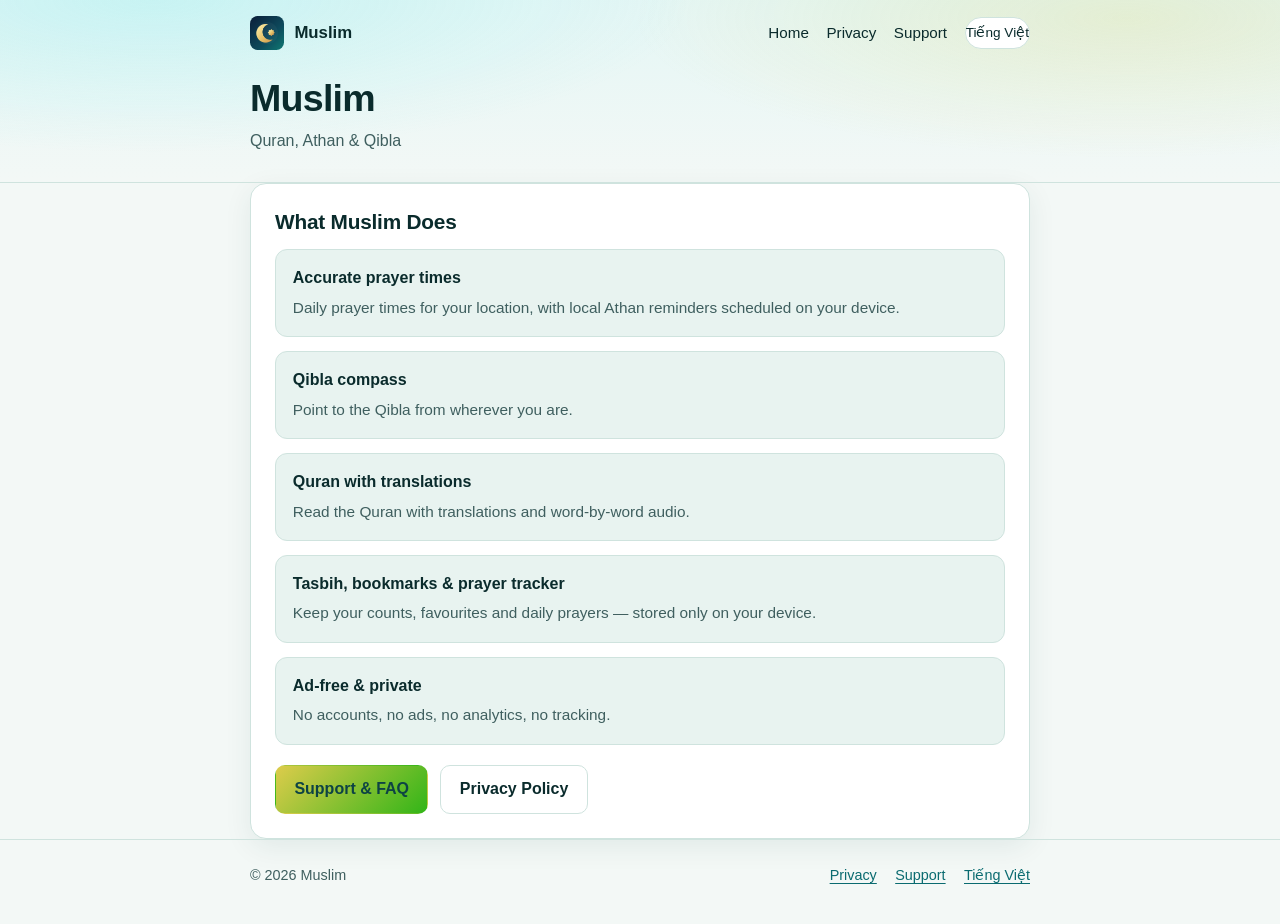
<file: index.html>
<!DOCTYPE html>
<html lang="en">
<head>
  <meta charset="utf-8">
  <meta name="viewport" content="width=device-width, initial-scale=1">
  <title>Muslim: Quran, Athan &amp; Qibla</title>
  <meta name="description" content="Muslim: Quran, Athan &amp; Qibla — an ad-free iOS app with prayer times, Qibla, Quran, tasbih and tracker. No accounts, no tracking.">
  <link rel="icon" type="image/png" href="assets/app-icon.png">
  <link rel="stylesheet" href="styles.css">
</head>
<body>
  <a class="skip-link" href="#main">Skip to content</a>

  <header class="site-header">
    <div class="container">
      <nav class="nav-bar" aria-label="Primary navigation">
        <a class="brand" href="./">
          <img class="brand-icon" src="assets/app-icon.png" alt="" width="34" height="34">
          <span>Muslim</span>
        </a>
        <div class="nav-links">
          <a href="./">Home</a>
          <a href="privacy/">Privacy</a>
          <a href="support/">Support</a>
          <a class="lang-pill" href="vi/support/" hreflang="vi" lang="vi">Tiếng Việt</a>
        </div>
      </nav>

      <div class="page-title">
        <h1>Muslim</h1>
        <p>Quran, Athan &amp; Qibla</p>
      </div>
    </div>
  </header>

  <main id="main" class="container">
    <section class="card" aria-labelledby="features-heading">
      <h2 id="features-heading">What Muslim Does</h2>
      <ul class="feature-list">
        <li>
          <strong>Accurate prayer times</strong>
          <span>Daily prayer times for your location, with local Athan reminders scheduled on your device.</span>
        </li>
        <li>
          <strong>Qibla compass</strong>
          <span>Point to the Qibla from wherever you are.</span>
        </li>
        <li>
          <strong>Quran with translations</strong>
          <span>Read the Quran with translations and word-by-word audio.</span>
        </li>
        <li>
          <strong>Tasbih, bookmarks &amp; prayer tracker</strong>
          <span>Keep your counts, favourites and daily prayers — stored only on your device.</span>
        </li>
        <li>
          <strong>Ad-free &amp; private</strong>
          <span>No accounts, no ads, no analytics, no tracking.</span>
        </li>
      </ul>

      <div class="actions">
        <a class="btn btn-primary" href="support/">Support &amp; FAQ</a>
        <a class="btn" href="privacy/">Privacy Policy</a>
      </div>
    </section>
  </main>

  <footer class="site-footer">
    <div class="container footer-inner">
      <span>&copy; 2026 Muslim</span>
      <div class="footer-links">
        <a href="privacy/">Privacy</a>
        <a href="support/">Support</a>
        <a href="vi/support/" lang="vi">Tiếng Việt</a>
      </div>
    </div>
  </footer>
</body>
</html>
</file>
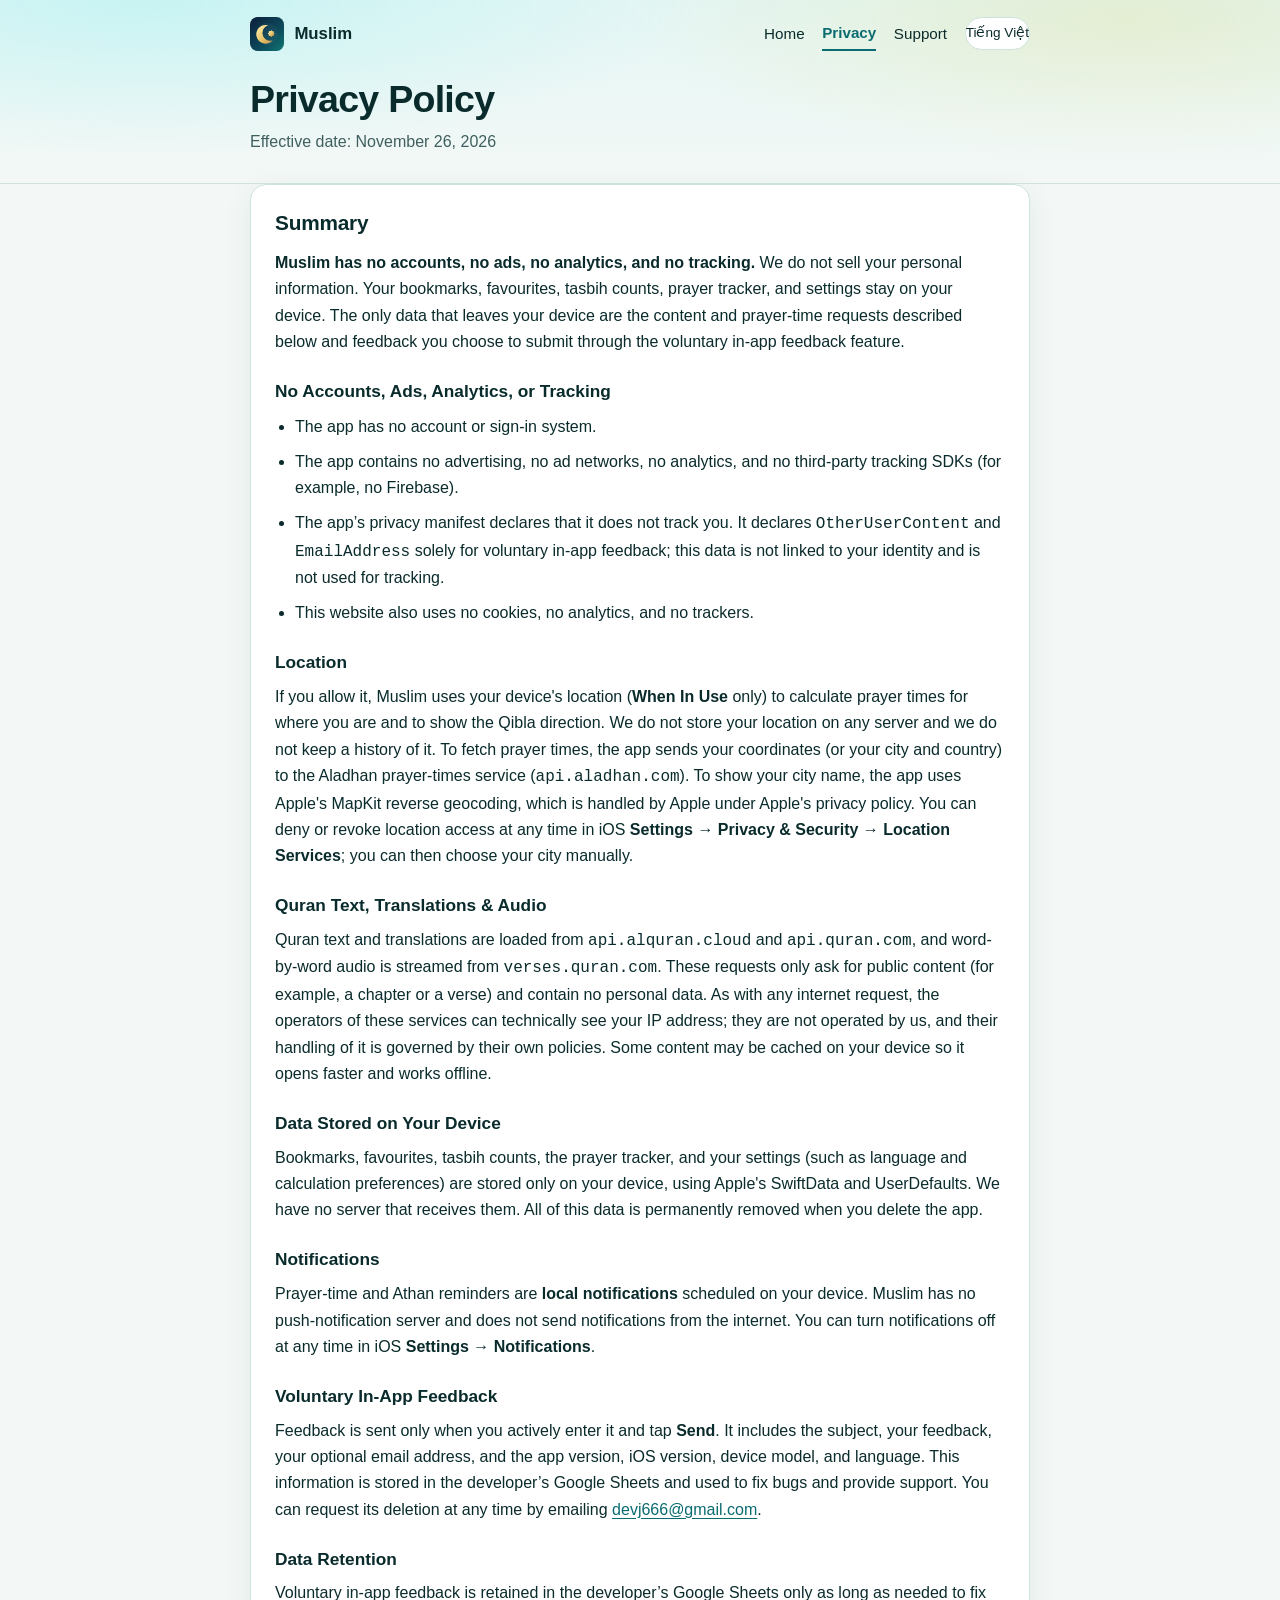
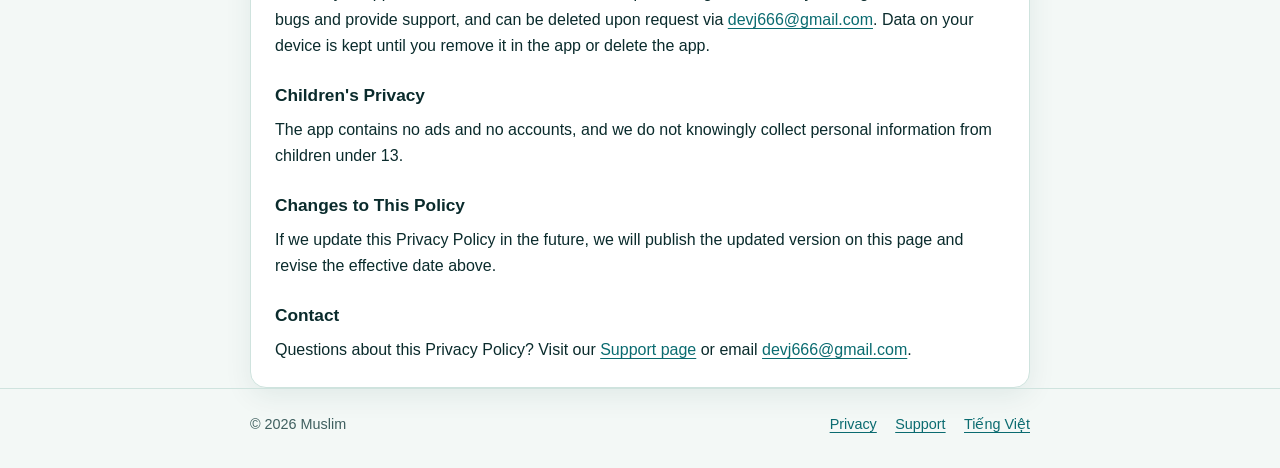
<file: privacy/index.html>
<!DOCTYPE html>
<html lang="en">
<head>
  <meta charset="utf-8">
  <meta name="viewport" content="width=device-width, initial-scale=1">
  <title>Privacy Policy — Muslim</title>
  <meta name="description" content="Muslim Privacy Policy. No accounts, no ads, no analytics, no tracking.">
  <link rel="icon" type="image/png" href="../assets/app-icon.png">
  <link rel="stylesheet" href="../styles.css">
</head>
<body>
  <a class="skip-link" href="#main">Skip to content</a>

  <header class="site-header">
    <div class="container">
      <nav class="nav-bar" aria-label="Primary navigation">
        <a class="brand" href="../">
          <img class="brand-icon" src="../assets/app-icon.png" alt="" width="34" height="34">
          <span>Muslim</span>
        </a>
        <div class="nav-links">
          <a href="../">Home</a>
          <a href="../privacy/" aria-current="page">Privacy</a>
          <a href="../support/">Support</a>
          <a class="lang-pill" href="../vi/privacy/" hreflang="vi" lang="vi">Tiếng Việt</a>
        </div>
      </nav>

      <div class="page-title">
        <h1>Privacy Policy</h1>
        <p>Effective date: November 26, 2026</p>
      </div>
    </div>
  </header>

  <main id="main" class="container">
    <article class="card">
      <h2>Summary</h2>
      <p><strong>Muslim has no accounts, no ads, no analytics, and no tracking.</strong> We do not sell your personal information. Your bookmarks, favourites, tasbih counts, prayer tracker, and settings stay on your device. The only data that leaves your device are the content and prayer-time requests described below and feedback you choose to submit through the voluntary in-app feedback feature.</p>

      <h3>No Accounts, Ads, Analytics, or Tracking</h3>
      <ul class="policy-list">
        <li>The app has no account or sign-in system.</li>
        <li>The app contains no advertising, no ad networks, no analytics, and no third-party tracking SDKs (for example, no Firebase).</li>
        <li>The app’s privacy manifest declares that it does not track you. It declares <code>OtherUserContent</code> and <code>EmailAddress</code> solely for voluntary in-app feedback; this data is not linked to your identity and is not used for tracking.</li>
        <li>This website also uses no cookies, no analytics, and no trackers.</li>
      </ul>

      <h3>Location</h3>
      <p>If you allow it, Muslim uses your device's location (<strong>When In Use</strong> only) to calculate prayer times for where you are and to show the Qibla direction. We do not store your location on any server and we do not keep a history of it. To fetch prayer times, the app sends your coordinates (or your city and country) to the Aladhan prayer-times service (<code>api.aladhan.com</code>). To show your city name, the app uses Apple's MapKit reverse geocoding, which is handled by Apple under Apple's privacy policy. You can deny or revoke location access at any time in iOS <strong>Settings &rarr; Privacy &amp; Security &rarr; Location Services</strong>; you can then choose your city manually.</p>

      <h3>Quran Text, Translations &amp; Audio</h3>
      <p>Quran text and translations are loaded from <code>api.alquran.cloud</code> and <code>api.quran.com</code>, and word-by-word audio is streamed from <code>verses.quran.com</code>. These requests only ask for public content (for example, a chapter or a verse) and contain no personal data. As with any internet request, the operators of these services can technically see your IP address; they are not operated by us, and their handling of it is governed by their own policies. Some content may be cached on your device so it opens faster and works offline.</p>

      <h3>Data Stored on Your Device</h3>
      <p>Bookmarks, favourites, tasbih counts, the prayer tracker, and your settings (such as language and calculation preferences) are stored only on your device, using Apple's SwiftData and UserDefaults. We have no server that receives them. All of this data is permanently removed when you delete the app.</p>

      <h3>Notifications</h3>
      <p>Prayer-time and Athan reminders are <strong>local notifications</strong> scheduled on your device. Muslim has no push-notification server and does not send notifications from the internet. You can turn notifications off at any time in iOS <strong>Settings &rarr; Notifications</strong>.</p>

      <h3>Voluntary In-App Feedback</h3>
      <p>Feedback is sent only when you actively enter it and tap <strong>Send</strong>. It includes the subject, your feedback, your optional email address, and the app version, iOS version, device model, and language. This information is stored in the developer’s Google Sheets and used to fix bugs and provide support. You can request its deletion at any time by emailing <a href="mailto:devj666@gmail.com">devj666@gmail.com</a>.</p>

      <h3>Data Retention</h3>
      <p>Voluntary in-app feedback is retained in the developer’s Google Sheets only as long as needed to fix bugs and provide support, and can be deleted upon request via <a href="mailto:devj666@gmail.com">devj666@gmail.com</a>. Data on your device is kept until you remove it in the app or delete the app.</p>

      <h3>Children's Privacy</h3>
      <p>The app contains no ads and no accounts, and we do not knowingly collect personal information from children under 13.</p>

      <h3>Changes to This Policy</h3>
      <p>If we update this Privacy Policy in the future, we will publish the updated version on this page and revise the effective date above.</p>

      <h3>Contact</h3>
      <p>Questions about this Privacy Policy? Visit our <a href="../support/">Support page</a> or email <a href="mailto:devj666@gmail.com">devj666@gmail.com</a>.</p>
    </article>
  </main>

  <footer class="site-footer">
    <div class="container footer-inner">
      <span>&copy; 2026 Muslim</span>
      <div class="footer-links">
        <a href="../privacy/">Privacy</a>
        <a href="../support/">Support</a>
        <a href="../vi/privacy/" lang="vi">Tiếng Việt</a>
      </div>
    </div>
  </footer>
</body>
</html>
</file>
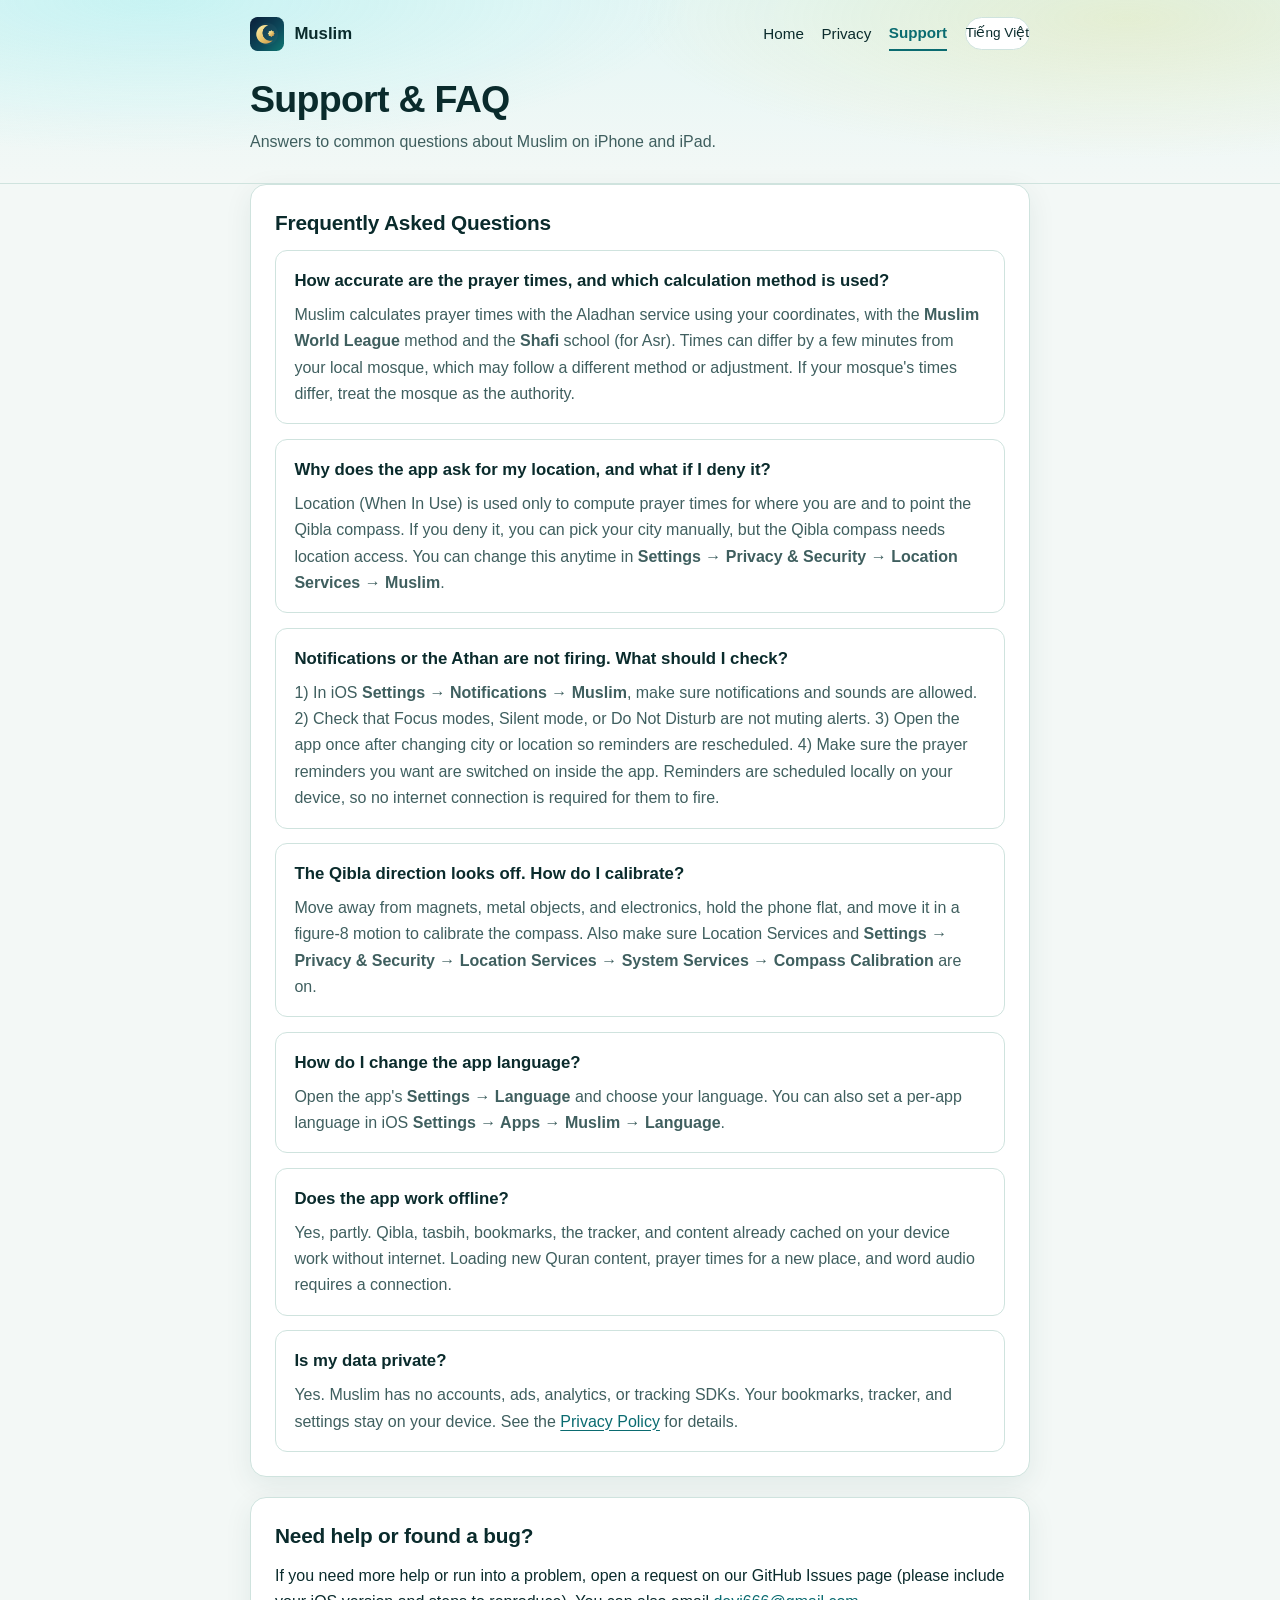
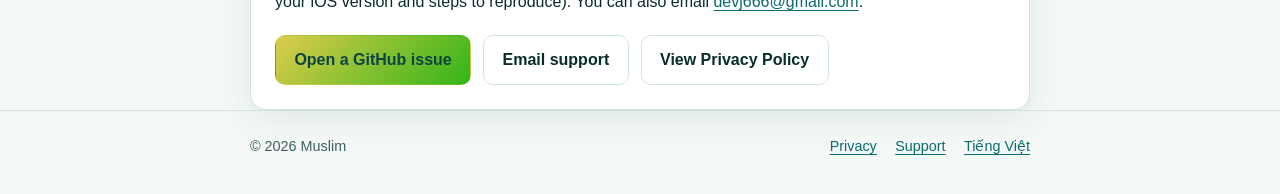
<file: support/index.html>
<!DOCTYPE html>
<html lang="en">
<head>
  <meta charset="utf-8">
  <meta name="viewport" content="width=device-width, initial-scale=1">
  <title>Support &amp; FAQ — Muslim</title>
  <meta name="description" content="Support and FAQ for Muslim: prayer time accuracy, location permission, notifications, Qibla calibration, language, and contact.">
  <link rel="icon" type="image/png" href="../assets/app-icon.png">
  <link rel="stylesheet" href="../styles.css">
</head>
<body>
  <a class="skip-link" href="#main">Skip to content</a>

  <header class="site-header">
    <div class="container">
      <nav class="nav-bar" aria-label="Primary navigation">
        <a class="brand" href="../">
          <img class="brand-icon" src="../assets/app-icon.png" alt="" width="34" height="34">
          <span>Muslim</span>
        </a>
        <div class="nav-links">
          <a href="../">Home</a>
          <a href="../privacy/">Privacy</a>
          <a href="../support/" aria-current="page">Support</a>
          <a class="lang-pill" href="../vi/support/" hreflang="vi" lang="vi">Tiếng Việt</a>
        </div>
      </nav>

      <div class="page-title">
        <h1>Support &amp; FAQ</h1>
        <p>Answers to common questions about Muslim on iPhone and iPad.</p>
      </div>
    </div>
  </header>

  <main id="main" class="container">
    <section class="card" aria-labelledby="faq-heading">
      <h2 id="faq-heading">Frequently Asked Questions</h2>

      <div class="faq-list">
        <article class="faq-item">
          <h3>How accurate are the prayer times, and which calculation method is used?</h3>
          <p>Muslim calculates prayer times with the Aladhan service using your coordinates, with the <strong>Muslim World League</strong> method and the <strong>Shafi</strong> school (for Asr). Times can differ by a few minutes from your local mosque, which may follow a different method or adjustment. If your mosque's times differ, treat the mosque as the authority.</p>
        </article>

        <article class="faq-item">
          <h3>Why does the app ask for my location, and what if I deny it?</h3>
          <p>Location (When In Use) is used only to compute prayer times for where you are and to point the Qibla compass. If you deny it, you can pick your city manually, but the Qibla compass needs location access. You can change this anytime in <strong>Settings &rarr; Privacy &amp; Security &rarr; Location Services &rarr; Muslim</strong>.</p>
        </article>

        <article class="faq-item">
          <h3>Notifications or the Athan are not firing. What should I check?</h3>
          <p>1) In iOS <strong>Settings &rarr; Notifications &rarr; Muslim</strong>, make sure notifications and sounds are allowed. 2) Check that Focus modes, Silent mode, or Do Not Disturb are not muting alerts. 3) Open the app once after changing city or location so reminders are rescheduled. 4) Make sure the prayer reminders you want are switched on inside the app. Reminders are scheduled locally on your device, so no internet connection is required for them to fire.</p>
        </article>

        <article class="faq-item">
          <h3>The Qibla direction looks off. How do I calibrate?</h3>
          <p>Move away from magnets, metal objects, and electronics, hold the phone flat, and move it in a figure-8 motion to calibrate the compass. Also make sure Location Services and <strong>Settings &rarr; Privacy &amp; Security &rarr; Location Services &rarr; System Services &rarr; Compass Calibration</strong> are on.</p>
        </article>

        <article class="faq-item">
          <h3>How do I change the app language?</h3>
          <p>Open the app's <strong>Settings &rarr; Language</strong> and choose your language. You can also set a per-app language in iOS <strong>Settings &rarr; Apps &rarr; Muslim &rarr; Language</strong>.</p>
        </article>

        <article class="faq-item">
          <h3>Does the app work offline?</h3>
          <p>Yes, partly. Qibla, tasbih, bookmarks, the tracker, and content already cached on your device work without internet. Loading new Quran content, prayer times for a new place, and word audio requires a connection.</p>
        </article>

        <article class="faq-item">
          <h3>Is my data private?</h3>
          <p>Yes. Muslim has no accounts, ads, analytics, or tracking SDKs. Your bookmarks, tracker, and settings stay on your device. See the <a href="../privacy/">Privacy Policy</a> for details.</p>
        </article>

      </div>
    </section>

    <section class="card" aria-labelledby="contact-heading">
      <h2 id="contact-heading">Need help or found a bug?</h2>
      <p>If you need more help or run into a problem, open a request on our GitHub Issues page (please include your iOS version and steps to reproduce). You can also email <a href="mailto:devj666@gmail.com">devj666@gmail.com</a>.</p>
      <div class="actions">
        <a class="btn btn-primary" href="https://github.com/quyen1102/muslim-site/issues/new">Open a GitHub issue</a>
        <a class="btn" href="mailto:devj666@gmail.com">Email support</a>
        <a class="btn" href="../privacy/">View Privacy Policy</a>
      </div>
    </section>
  </main>

  <footer class="site-footer">
    <div class="container footer-inner">
      <span>&copy; 2026 Muslim</span>
      <div class="footer-links">
        <a href="../privacy/">Privacy</a>
        <a href="../support/">Support</a>
        <a href="../vi/support/" lang="vi">Tiếng Việt</a>
      </div>
    </div>
  </footer>
</body>
</html>
</file>
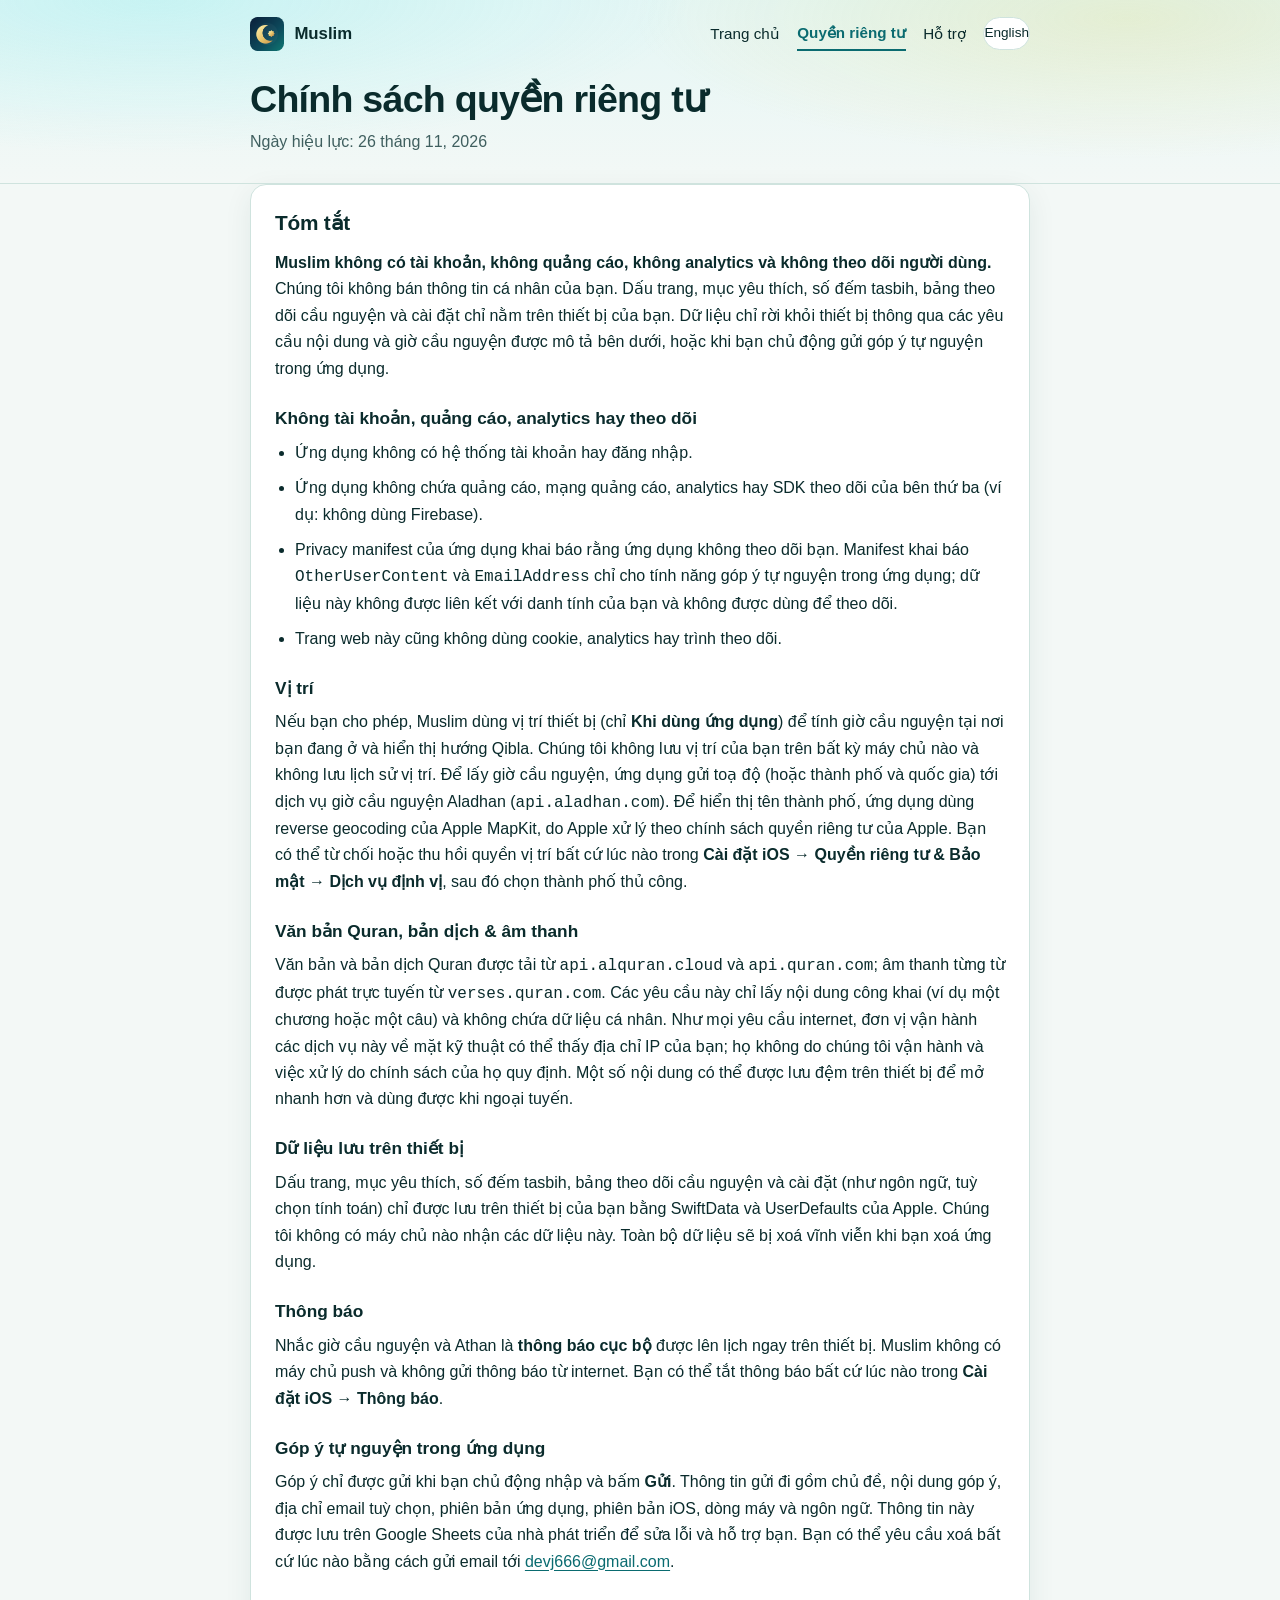
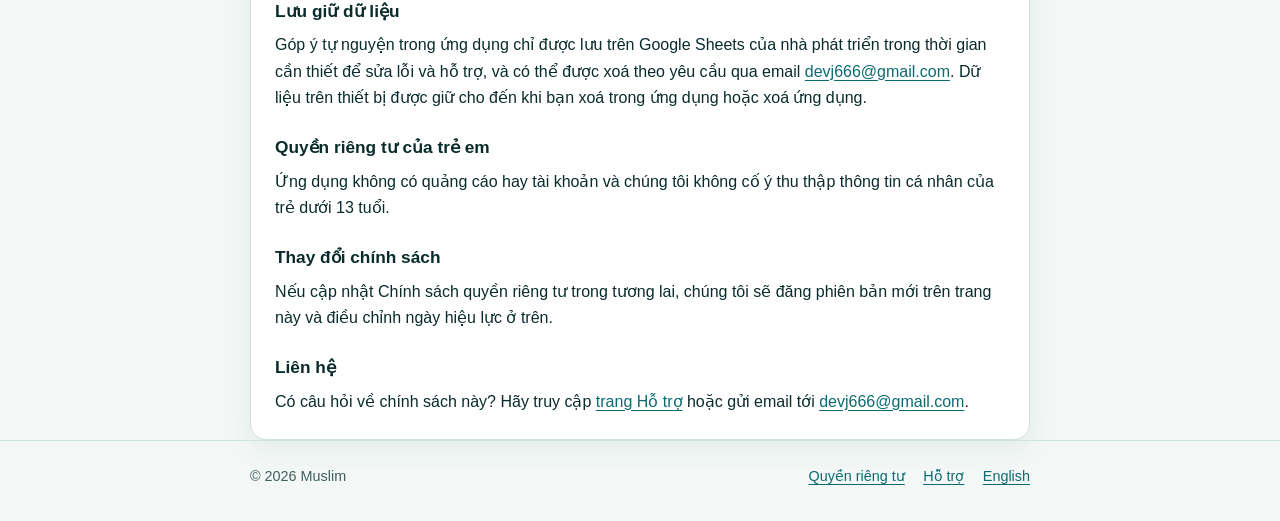
<file: vi/privacy/index.html>
<!DOCTYPE html>
<html lang="vi">
<head>
  <meta charset="utf-8">
  <meta name="viewport" content="width=device-width, initial-scale=1">
  <title>Chính sách quyền riêng tư — Muslim</title>
  <meta name="description" content="Chính sách quyền riêng tư của Muslim. Không tài khoản, không quảng cáo, không analytics, không theo dõi.">
  <link rel="icon" type="image/png" href="../../assets/app-icon.png">
  <link rel="stylesheet" href="../../styles.css">
</head>
<body>
  <a class="skip-link" href="#main">Chuyển đến nội dung chính</a>

  <header class="site-header">
    <div class="container">
      <nav class="nav-bar" aria-label="Điều hướng chính">
        <a class="brand" href="../../">
          <img class="brand-icon" src="../../assets/app-icon.png" alt="" width="34" height="34">
          <span>Muslim</span>
        </a>
        <div class="nav-links">
          <a href="../../">Trang chủ</a>
          <a href="../../vi/privacy/" aria-current="page">Quyền riêng tư</a>
          <a href="../../vi/support/">Hỗ trợ</a>
          <a class="lang-pill" href="../../privacy/" hreflang="en" lang="en">English</a>
        </div>
      </nav>

      <div class="page-title">
        <h1>Chính sách quyền riêng tư</h1>
        <p>Ngày hiệu lực: 26 tháng 11, 2026</p>
      </div>
    </div>
  </header>

  <main id="main" class="container">
    <article class="card">
      <h2>Tóm tắt</h2>
      <p><strong>Muslim không có tài khoản, không quảng cáo, không analytics và không theo dõi người dùng.</strong> Chúng tôi không bán thông tin cá nhân của bạn. Dấu trang, mục yêu thích, số đếm tasbih, bảng theo dõi cầu nguyện và cài đặt chỉ nằm trên thiết bị của bạn. Dữ liệu chỉ rời khỏi thiết bị thông qua các yêu cầu nội dung và giờ cầu nguyện được mô tả bên dưới, hoặc khi bạn chủ động gửi góp ý tự nguyện trong ứng dụng.</p>

      <h3>Không tài khoản, quảng cáo, analytics hay theo dõi</h3>
      <ul class="policy-list">
        <li>Ứng dụng không có hệ thống tài khoản hay đăng nhập.</li>
        <li>Ứng dụng không chứa quảng cáo, mạng quảng cáo, analytics hay SDK theo dõi của bên thứ ba (ví dụ: không dùng Firebase).</li>
        <li>Privacy manifest của ứng dụng khai báo rằng ứng dụng không theo dõi bạn. Manifest khai báo <code>OtherUserContent</code> và <code>EmailAddress</code> chỉ cho tính năng góp ý tự nguyện trong ứng dụng; dữ liệu này không được liên kết với danh tính của bạn và không được dùng để theo dõi.</li>
        <li>Trang web này cũng không dùng cookie, analytics hay trình theo dõi.</li>
      </ul>

      <h3>Vị trí</h3>
      <p>Nếu bạn cho phép, Muslim dùng vị trí thiết bị (chỉ <strong>Khi dùng ứng dụng</strong>) để tính giờ cầu nguyện tại nơi bạn đang ở và hiển thị hướng Qibla. Chúng tôi không lưu vị trí của bạn trên bất kỳ máy chủ nào và không lưu lịch sử vị trí. Để lấy giờ cầu nguyện, ứng dụng gửi toạ độ (hoặc thành phố và quốc gia) tới dịch vụ giờ cầu nguyện Aladhan (<code>api.aladhan.com</code>). Để hiển thị tên thành phố, ứng dụng dùng reverse geocoding của Apple MapKit, do Apple xử lý theo chính sách quyền riêng tư của Apple. Bạn có thể từ chối hoặc thu hồi quyền vị trí bất cứ lúc nào trong <strong>Cài đặt iOS &rarr; Quyền riêng tư &amp; Bảo mật &rarr; Dịch vụ định vị</strong>, sau đó chọn thành phố thủ công.</p>

      <h3>Văn bản Quran, bản dịch &amp; âm thanh</h3>
      <p>Văn bản và bản dịch Quran được tải từ <code>api.alquran.cloud</code> và <code>api.quran.com</code>; âm thanh từng từ được phát trực tuyến từ <code>verses.quran.com</code>. Các yêu cầu này chỉ lấy nội dung công khai (ví dụ một chương hoặc một câu) và không chứa dữ liệu cá nhân. Như mọi yêu cầu internet, đơn vị vận hành các dịch vụ này về mặt kỹ thuật có thể thấy địa chỉ IP của bạn; họ không do chúng tôi vận hành và việc xử lý do chính sách của họ quy định. Một số nội dung có thể được lưu đệm trên thiết bị để mở nhanh hơn và dùng được khi ngoại tuyến.</p>

      <h3>Dữ liệu lưu trên thiết bị</h3>
      <p>Dấu trang, mục yêu thích, số đếm tasbih, bảng theo dõi cầu nguyện và cài đặt (như ngôn ngữ, tuỳ chọn tính toán) chỉ được lưu trên thiết bị của bạn bằng SwiftData và UserDefaults của Apple. Chúng tôi không có máy chủ nào nhận các dữ liệu này. Toàn bộ dữ liệu sẽ bị xoá vĩnh viễn khi bạn xoá ứng dụng.</p>

      <h3>Thông báo</h3>
      <p>Nhắc giờ cầu nguyện và Athan là <strong>thông báo cục bộ</strong> được lên lịch ngay trên thiết bị. Muslim không có máy chủ push và không gửi thông báo từ internet. Bạn có thể tắt thông báo bất cứ lúc nào trong <strong>Cài đặt iOS &rarr; Thông báo</strong>.</p>

      <h3>Góp ý tự nguyện trong ứng dụng</h3>
      <p>Góp ý chỉ được gửi khi bạn chủ động nhập và bấm <strong>Gửi</strong>. Thông tin gửi đi gồm chủ đề, nội dung góp ý, địa chỉ email tuỳ chọn, phiên bản ứng dụng, phiên bản iOS, dòng máy và ngôn ngữ. Thông tin này được lưu trên Google Sheets của nhà phát triển để sửa lỗi và hỗ trợ bạn. Bạn có thể yêu cầu xoá bất cứ lúc nào bằng cách gửi email tới <a href="mailto:devj666@gmail.com">devj666@gmail.com</a>.</p>

      <h3>Lưu giữ dữ liệu</h3>
      <p>Góp ý tự nguyện trong ứng dụng chỉ được lưu trên Google Sheets của nhà phát triển trong thời gian cần thiết để sửa lỗi và hỗ trợ, và có thể được xoá theo yêu cầu qua email <a href="mailto:devj666@gmail.com">devj666@gmail.com</a>. Dữ liệu trên thiết bị được giữ cho đến khi bạn xoá trong ứng dụng hoặc xoá ứng dụng.</p>

      <h3>Quyền riêng tư của trẻ em</h3>
      <p>Ứng dụng không có quảng cáo hay tài khoản và chúng tôi không cố ý thu thập thông tin cá nhân của trẻ dưới 13 tuổi.</p>

      <h3>Thay đổi chính sách</h3>
      <p>Nếu cập nhật Chính sách quyền riêng tư trong tương lai, chúng tôi sẽ đăng phiên bản mới trên trang này và điều chỉnh ngày hiệu lực ở trên.</p>

      <h3>Liên hệ</h3>
      <p>Có câu hỏi về chính sách này? Hãy truy cập <a href="../support/">trang Hỗ trợ</a> hoặc gửi email tới <a href="mailto:devj666@gmail.com">devj666@gmail.com</a>.</p>
    </article>
  </main>

  <footer class="site-footer">
    <div class="container footer-inner">
      <span>&copy; 2026 Muslim</span>
      <div class="footer-links">
        <a href="../../vi/privacy/">Quyền riêng tư</a>
        <a href="../../vi/support/">Hỗ trợ</a>
        <a href="../../privacy/" lang="en">English</a>
      </div>
    </div>
  </footer>
</body>
</html>
</file>
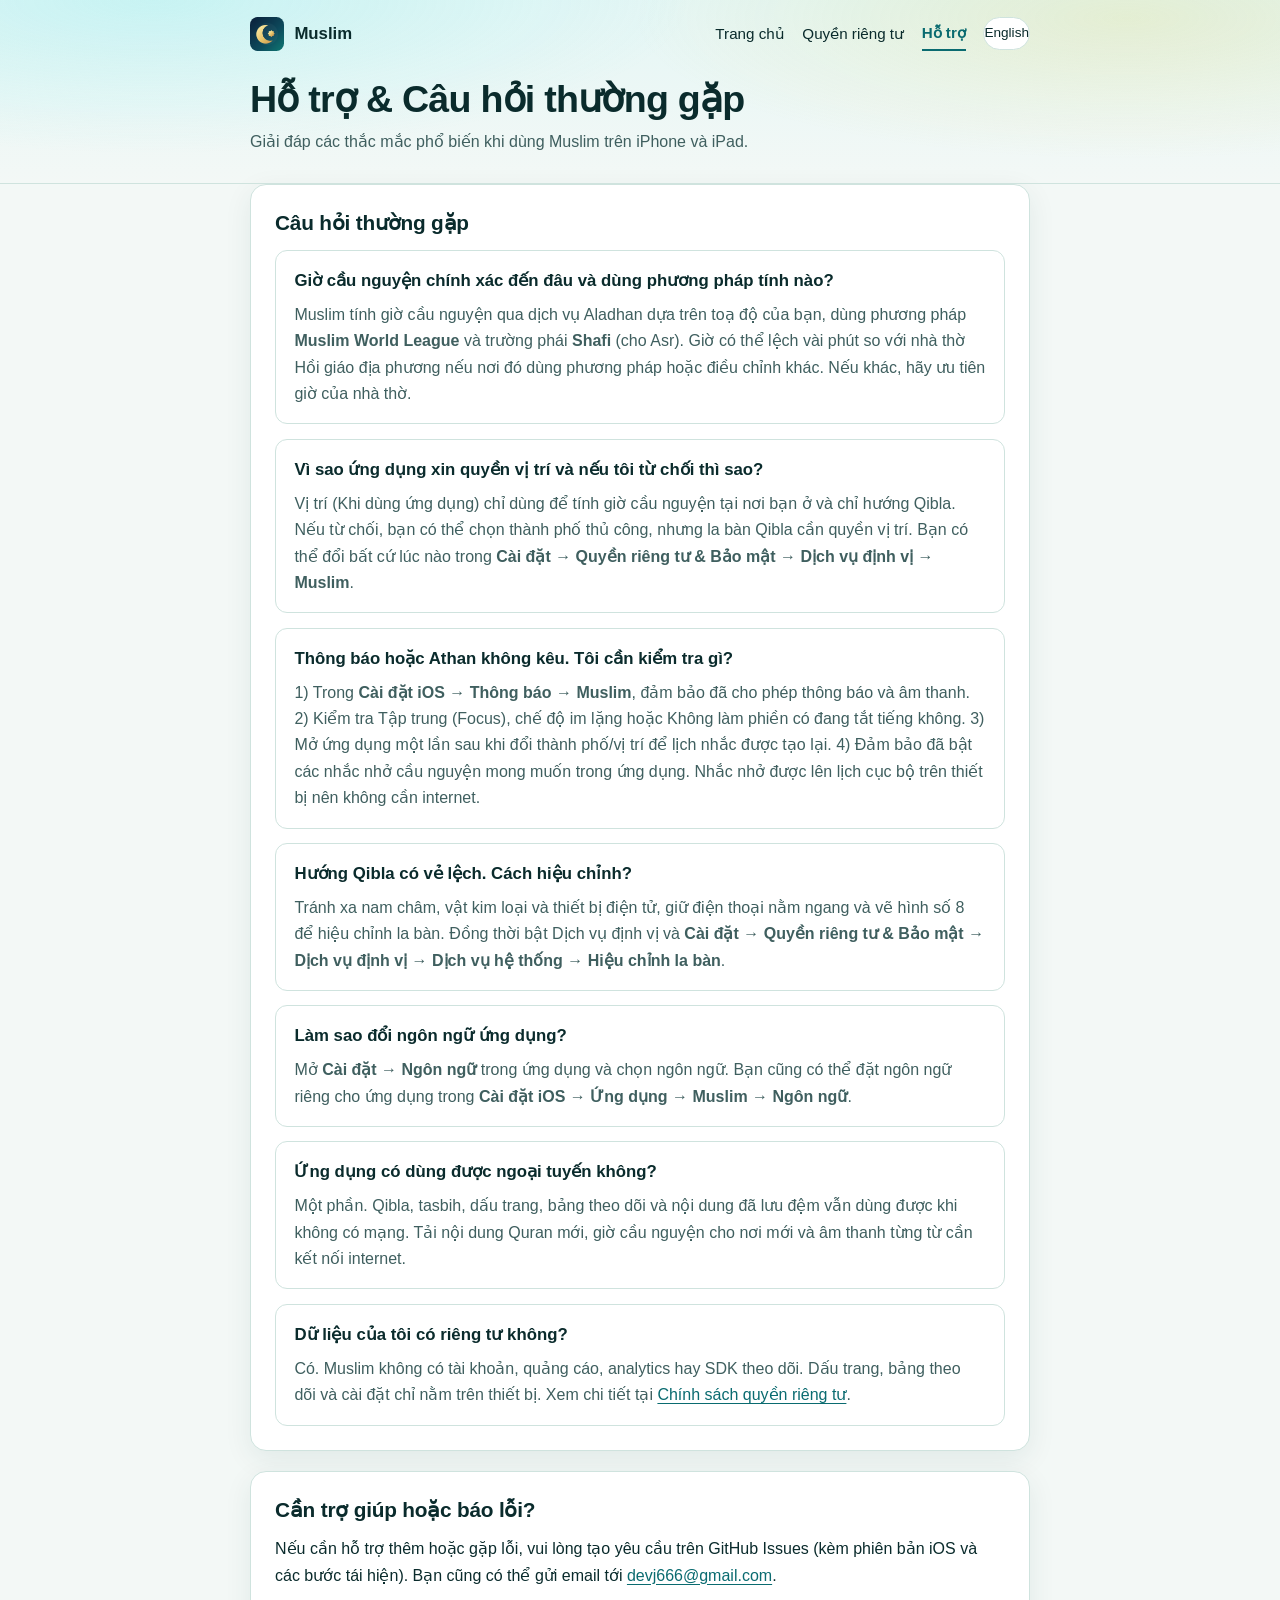
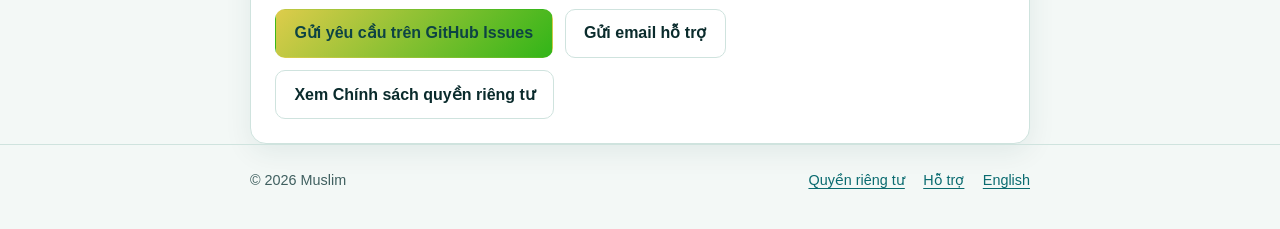
<file: vi/support/index.html>
<!DOCTYPE html>
<html lang="vi">
<head>
  <meta charset="utf-8">
  <meta name="viewport" content="width=device-width, initial-scale=1">
  <title>Hỗ trợ &amp; Câu hỏi thường gặp — Muslim</title>
  <meta name="description" content="Hỗ trợ và câu hỏi thường gặp về Muslim: độ chính xác giờ cầu nguyện, quyền vị trí, thông báo, hiệu chỉnh Qibla, ngôn ngữ và liên hệ.">
  <link rel="icon" type="image/png" href="../../assets/app-icon.png">
  <link rel="stylesheet" href="../../styles.css">
</head>
<body>
  <a class="skip-link" href="#main">Chuyển đến nội dung chính</a>

  <header class="site-header">
    <div class="container">
      <nav class="nav-bar" aria-label="Điều hướng chính">
        <a class="brand" href="../../">
          <img class="brand-icon" src="../../assets/app-icon.png" alt="" width="34" height="34">
          <span>Muslim</span>
        </a>
        <div class="nav-links">
          <a href="../../">Trang chủ</a>
          <a href="../../vi/privacy/">Quyền riêng tư</a>
          <a href="../../vi/support/" aria-current="page">Hỗ trợ</a>
          <a class="lang-pill" href="../../support/" hreflang="en" lang="en">English</a>
        </div>
      </nav>

      <div class="page-title">
        <h1>Hỗ trợ &amp; Câu hỏi thường gặp</h1>
        <p>Giải đáp các thắc mắc phổ biến khi dùng Muslim trên iPhone và iPad.</p>
      </div>
    </div>
  </header>

  <main id="main" class="container">
    <section class="card" aria-labelledby="faq-heading">
      <h2 id="faq-heading">Câu hỏi thường gặp</h2>

      <div class="faq-list">
        <article class="faq-item">
          <h3>Giờ cầu nguyện chính xác đến đâu và dùng phương pháp tính nào?</h3>
          <p>Muslim tính giờ cầu nguyện qua dịch vụ Aladhan dựa trên toạ độ của bạn, dùng phương pháp <strong>Muslim World League</strong> và trường phái <strong>Shafi</strong> (cho Asr). Giờ có thể lệch vài phút so với nhà thờ Hồi giáo địa phương nếu nơi đó dùng phương pháp hoặc điều chỉnh khác. Nếu khác, hãy ưu tiên giờ của nhà thờ.</p>
        </article>

        <article class="faq-item">
          <h3>Vì sao ứng dụng xin quyền vị trí và nếu tôi từ chối thì sao?</h3>
          <p>Vị trí (Khi dùng ứng dụng) chỉ dùng để tính giờ cầu nguyện tại nơi bạn ở và chỉ hướng Qibla. Nếu từ chối, bạn có thể chọn thành phố thủ công, nhưng la bàn Qibla cần quyền vị trí. Bạn có thể đổi bất cứ lúc nào trong <strong>Cài đặt &rarr; Quyền riêng tư &amp; Bảo mật &rarr; Dịch vụ định vị &rarr; Muslim</strong>.</p>
        </article>

        <article class="faq-item">
          <h3>Thông báo hoặc Athan không kêu. Tôi cần kiểm tra gì?</h3>
          <p>1) Trong <strong>Cài đặt iOS &rarr; Thông báo &rarr; Muslim</strong>, đảm bảo đã cho phép thông báo và âm thanh. 2) Kiểm tra Tập trung (Focus), chế độ im lặng hoặc Không làm phiền có đang tắt tiếng không. 3) Mở ứng dụng một lần sau khi đổi thành phố/vị trí để lịch nhắc được tạo lại. 4) Đảm bảo đã bật các nhắc nhở cầu nguyện mong muốn trong ứng dụng. Nhắc nhở được lên lịch cục bộ trên thiết bị nên không cần internet.</p>
        </article>

        <article class="faq-item">
          <h3>Hướng Qibla có vẻ lệch. Cách hiệu chỉnh?</h3>
          <p>Tránh xa nam châm, vật kim loại và thiết bị điện tử, giữ điện thoại nằm ngang và vẽ hình số 8 để hiệu chỉnh la bàn. Đồng thời bật Dịch vụ định vị và <strong>Cài đặt &rarr; Quyền riêng tư &amp; Bảo mật &rarr; Dịch vụ định vị &rarr; Dịch vụ hệ thống &rarr; Hiệu chỉnh la bàn</strong>.</p>
        </article>

        <article class="faq-item">
          <h3>Làm sao đổi ngôn ngữ ứng dụng?</h3>
          <p>Mở <strong>Cài đặt &rarr; Ngôn ngữ</strong> trong ứng dụng và chọn ngôn ngữ. Bạn cũng có thể đặt ngôn ngữ riêng cho ứng dụng trong <strong>Cài đặt iOS &rarr; Ứng dụng &rarr; Muslim &rarr; Ngôn ngữ</strong>.</p>
        </article>

        <article class="faq-item">
          <h3>Ứng dụng có dùng được ngoại tuyến không?</h3>
          <p>Một phần. Qibla, tasbih, dấu trang, bảng theo dõi và nội dung đã lưu đệm vẫn dùng được khi không có mạng. Tải nội dung Quran mới, giờ cầu nguyện cho nơi mới và âm thanh từng từ cần kết nối internet.</p>
        </article>

        <article class="faq-item">
          <h3>Dữ liệu của tôi có riêng tư không?</h3>
          <p>Có. Muslim không có tài khoản, quảng cáo, analytics hay SDK theo dõi. Dấu trang, bảng theo dõi và cài đặt chỉ nằm trên thiết bị. Xem chi tiết tại <a href="../privacy/">Chính sách quyền riêng tư</a>.</p>
        </article>

      </div>
    </section>

    <section class="card" aria-labelledby="contact-heading">
      <h2 id="contact-heading">Cần trợ giúp hoặc báo lỗi?</h2>
      <p>Nếu cần hỗ trợ thêm hoặc gặp lỗi, vui lòng tạo yêu cầu trên GitHub Issues (kèm phiên bản iOS và các bước tái hiện). Bạn cũng có thể gửi email tới <a href="mailto:devj666@gmail.com">devj666@gmail.com</a>.</p>
      <div class="actions">
        <a class="btn btn-primary" href="https://github.com/quyen1102/muslim-site/issues/new">Gửi yêu cầu trên GitHub Issues</a>
        <a class="btn" href="mailto:devj666@gmail.com">Gửi email hỗ trợ</a>
        <a class="btn" href="../privacy/">Xem Chính sách quyền riêng tư</a>
      </div>
    </section>
  </main>

  <footer class="site-footer">
    <div class="container footer-inner">
      <span>&copy; 2026 Muslim</span>
      <div class="footer-links">
        <a href="../../vi/privacy/">Quyền riêng tư</a>
        <a href="../../vi/support/">Hỗ trợ</a>
        <a href="../../support/" lang="en">English</a>
      </div>
    </div>
  </footer>
</body>
</html>
</file>
<file: styles.css>
:root {
  --bg: #f3f8f6;
  --surface: #ffffff;
  --surface-alt: #e8f3f0;
  --ink: #0a2b2c;
  --muted: #3f5f5f;
  --border: #cfe3de;
  --sky: #2fb7bd;
  --sky-light: #61e7ec;
  --mint: #ddcc4b;
  --green: #32b518;
  --link: #0a6b70;
  --accent-text: #1d6e0e;
  --accent-bg: #eef7d8;
  --shadow: 0 8px 28px rgba(13, 67, 68, 0.08);
  --radius: 16px;
}

@media (prefers-color-scheme: dark) {
  :root {
    --bg: #0d4344;
    --surface: #0d4749;
    --surface-alt: #115457;
    --ink: #eefafa;
    --muted: #a9cfcf;
    --border: #1d6063;
    --link: #61e7ec;
    --accent-text: #ddcc4b;
    --accent-bg: rgba(221, 204, 75, 0.14);
    --shadow: 0 10px 30px rgba(0, 0, 0, 0.35);
  }
}

*, *::before, *::after { box-sizing: border-box; }
html { color-scheme: light dark; scroll-behavior: smooth; }

body {
  margin: 0;
  font-family: -apple-system, BlinkMacSystemFont, "SF Pro Text", "Segoe UI", Roboto, Helvetica, Arial, sans-serif;
  font-size: 1rem;
  line-height: 1.65;
  color: var(--ink);
  background: var(--bg);
  -webkit-font-smoothing: antialiased;
}

.skip-link {
  position: absolute;
  left: -9999px;
  top: 0;
  background: var(--ink);
  color: var(--bg);
  padding: 0.6rem 1rem;
  border-radius: 0 0 8px 0;
  font-weight: 600;
  z-index: 100;
}
.skip-link:focus { left: 0; }

a { color: var(--link); text-underline-offset: 0.18em; }
a:hover { opacity: 0.85; }
:focus-visible { outline: 3px solid var(--sky); outline-offset: 2px; border-radius: 4px; }

.container { width: 100%; max-width: 820px; margin: 0 auto; padding: 0 1.25rem; }

.site-header {
  position: relative;
  overflow: hidden;
  border-bottom: 1px solid var(--border);
  background:
    radial-gradient(60% 120% at 12% 0%, rgba(97, 231, 236, 0.22), transparent 70%),
    radial-gradient(55% 110% at 88% 10%, rgba(221, 204, 75, 0.20), transparent 70%),
    linear-gradient(180deg, rgba(97, 231, 236, 0.10) 0%, transparent 100%);
  padding: 1rem 0 1.75rem;
}

.nav-bar {
  display: flex;
  flex-wrap: wrap;
  align-items: center;
  justify-content: space-between;
  gap: 0.75rem 1.25rem;
}

.brand {
  display: inline-flex;
  align-items: center;
  gap: 0.65rem;
  color: var(--ink);
  text-decoration: none;
  font-weight: 700;
  font-size: 1.05rem;
}

.brand-icon { width: 34px; height: 34px; border-radius: 22.5%; display: block; }
.nav-links { display: flex; flex-wrap: wrap; align-items: center; gap: 0.5rem 1.1rem; font-size: 0.95rem; }
.nav-links a { color: var(--ink); text-decoration: none; font-weight: 500; padding: 0.25rem 0; }
.nav-links a[aria-current="page"] { color: var(--link); font-weight: 700; border-bottom: 2px solid var(--link); }
.lang-pill {
  padding: 0.25rem 0.65rem;
  border: 1px solid var(--border);
  border-radius: 999px;
  background: var(--surface);
  font-size: 0.85rem;
  font-weight: 600;
  color: var(--ink);
  text-decoration: none;
}

.hero { padding-top: 2rem; display: flex; flex-direction: column; align-items: flex-start; gap: 1rem; }
.hero-top { display: flex; align-items: center; gap: 1.15rem; }
.hero-icon { width: 76px; height: 76px; border-radius: 22.5%; box-shadow: var(--shadow); flex-shrink: 0; }
.hero h1, .page-title h1 { margin: 0; font-size: clamp(1.75rem, 4vw, 2.35rem); line-height: 1.2; letter-spacing: -0.02em; }
.tagline { margin: 0.25rem 0 0; font-size: 1.1rem; color: var(--muted); font-weight: 500; }
.page-title { padding-top: 1.6rem; }
.page-title p { margin: 0.45rem 0 0; color: var(--muted); }

.badge {
  display: inline-block;
  padding: 0.35rem 0.85rem;
  border-radius: 999px;
  background: var(--accent-bg);
  color: var(--accent-text);
  font-weight: 600;
  font-size: 0.9rem;
  border: 1px solid rgba(50, 181, 24, 0.30);
}

main { padding: 2rem 0 3rem; }
.card {
  background: var(--surface);
  border: 1px solid var(--border);
  border-radius: var(--radius);
  padding: 1.5rem;
  box-shadow: var(--shadow);
}
.card + .card { margin-top: 1.25rem; }

h2 { margin: 0 0 0.85rem; font-size: 1.3rem; line-height: 1.3; letter-spacing: -0.01em; }
h3 { margin: 1.35rem 0 0.45rem; font-size: 1.08rem; }
p { margin: 0 0 0.9rem; }
p:last-child { margin-bottom: 0; }

.feature-list { list-style: none; padding: 0; margin: 0; display: grid; gap: 0.85rem; }
.feature-list li {
  padding: 0.95rem 1.05rem;
  border-radius: 12px;
  background: var(--surface-alt);
  border: 1px solid var(--border);
}
.feature-list strong { display: block; margin-bottom: 0.2rem; color: var(--ink); }
.feature-list span { color: var(--muted); font-size: 0.96rem; }

.policy-list { padding-left: 1.25rem; margin: 0.5rem 0 1rem; }
.policy-list li + li { margin-top: 0.55rem; }

.faq-list { display: grid; gap: 0.9rem; }
.faq-item {
  border: 1px solid var(--border);
  border-radius: 12px;
  padding: 1rem 1.15rem;
  background: var(--surface);
}
.faq-item h3 { margin: 0 0 0.45rem; font-size: 1.05rem; color: var(--ink); }
.faq-item p { color: var(--muted); margin: 0; }

.actions { display: flex; flex-wrap: wrap; gap: 0.75rem; margin-top: 1.25rem; }
.btn {
  display: inline-block;
  padding: 0.65rem 1.15rem;
  border-radius: 10px;
  font-weight: 600;
  text-decoration: none;
  border: 1px solid var(--border);
  background: var(--surface);
  color: var(--ink);
}
.btn-primary {
  background: linear-gradient(135deg, #DDCC4B 0%, #32B518 100%);
  color: #0d4344;
  border-color: transparent;
}

.site-footer {
  border-top: 1px solid var(--border);
  padding: 1.5rem 0 2.25rem;
  color: var(--muted);
  font-size: 0.9rem;
}
.footer-inner { display: flex; flex-wrap: wrap; justify-content: space-between; gap: 0.75rem 1.5rem; }
.footer-links { display: flex; flex-wrap: wrap; gap: 0.5rem 1.15rem; }

@media (max-width: 560px) {
  .hero-icon { width: 62px; height: 62px; }
  .card { padding: 1.15rem; }
}
</file>
